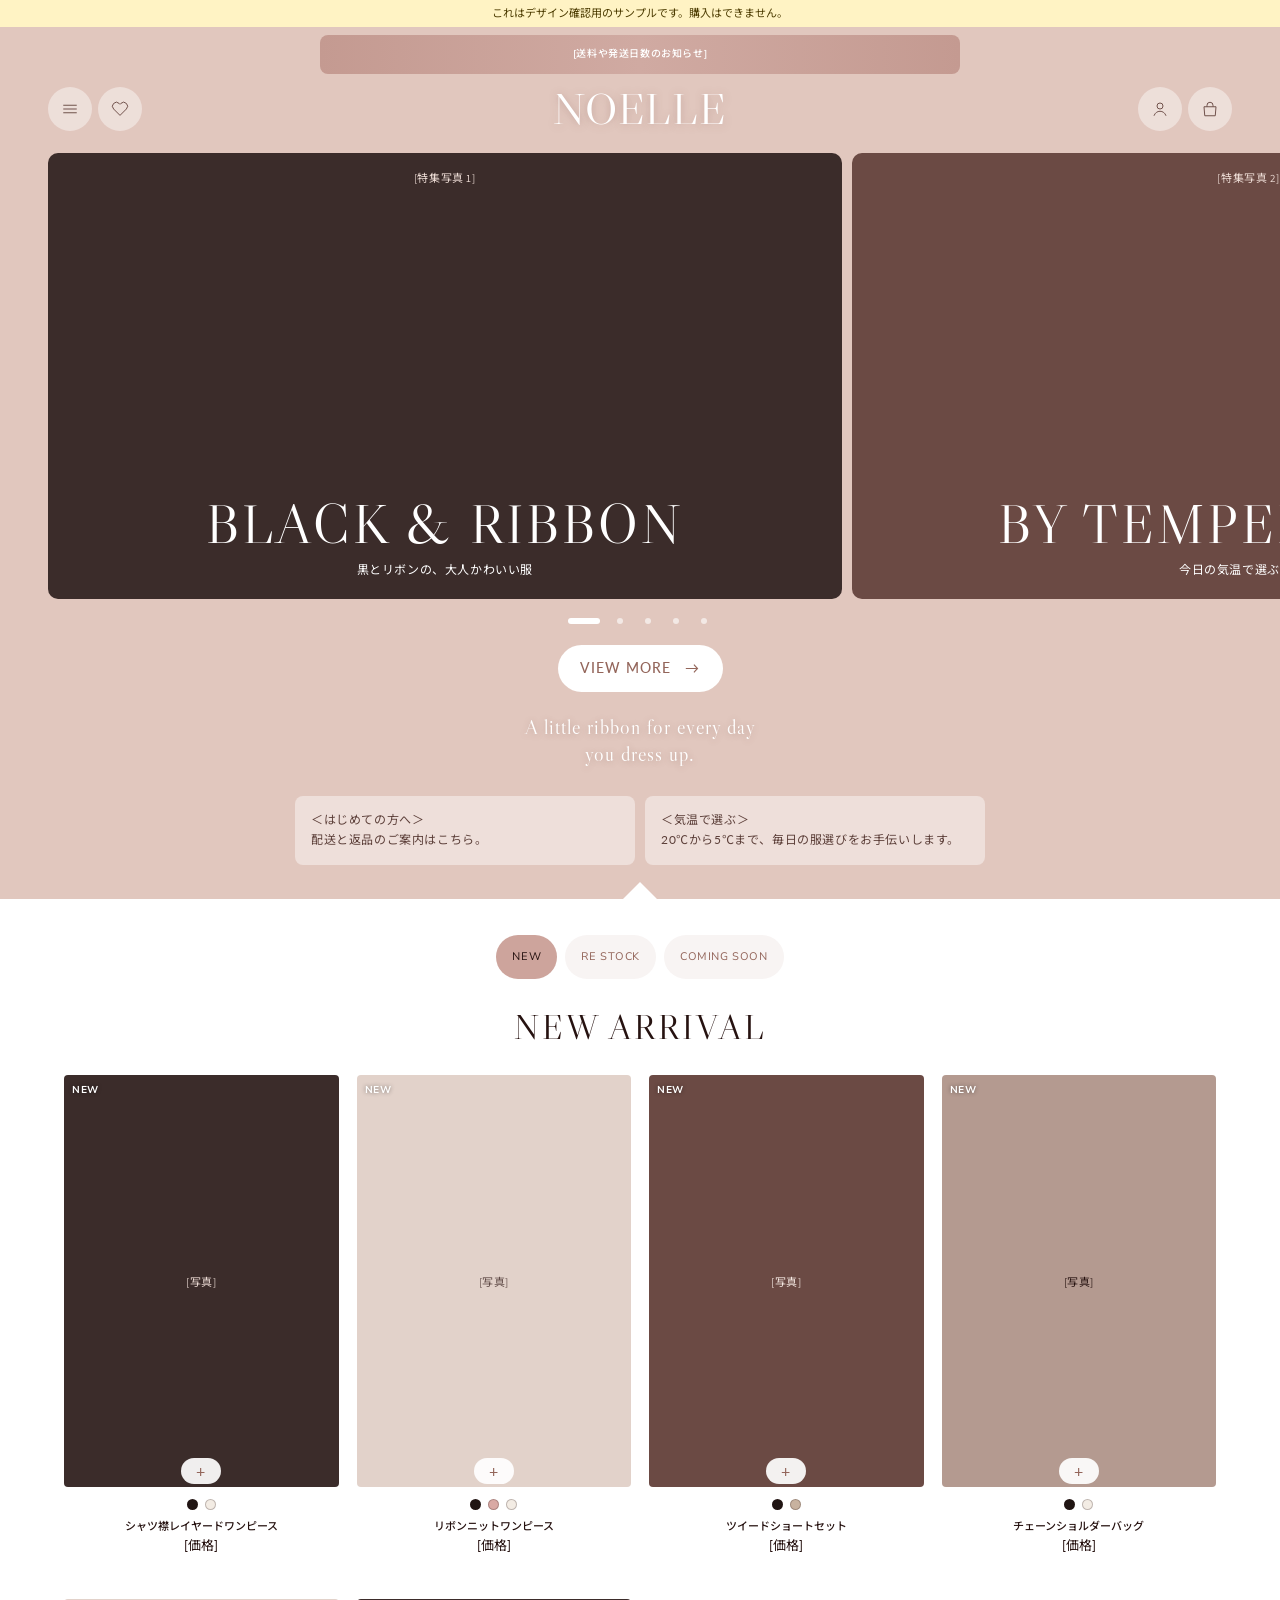
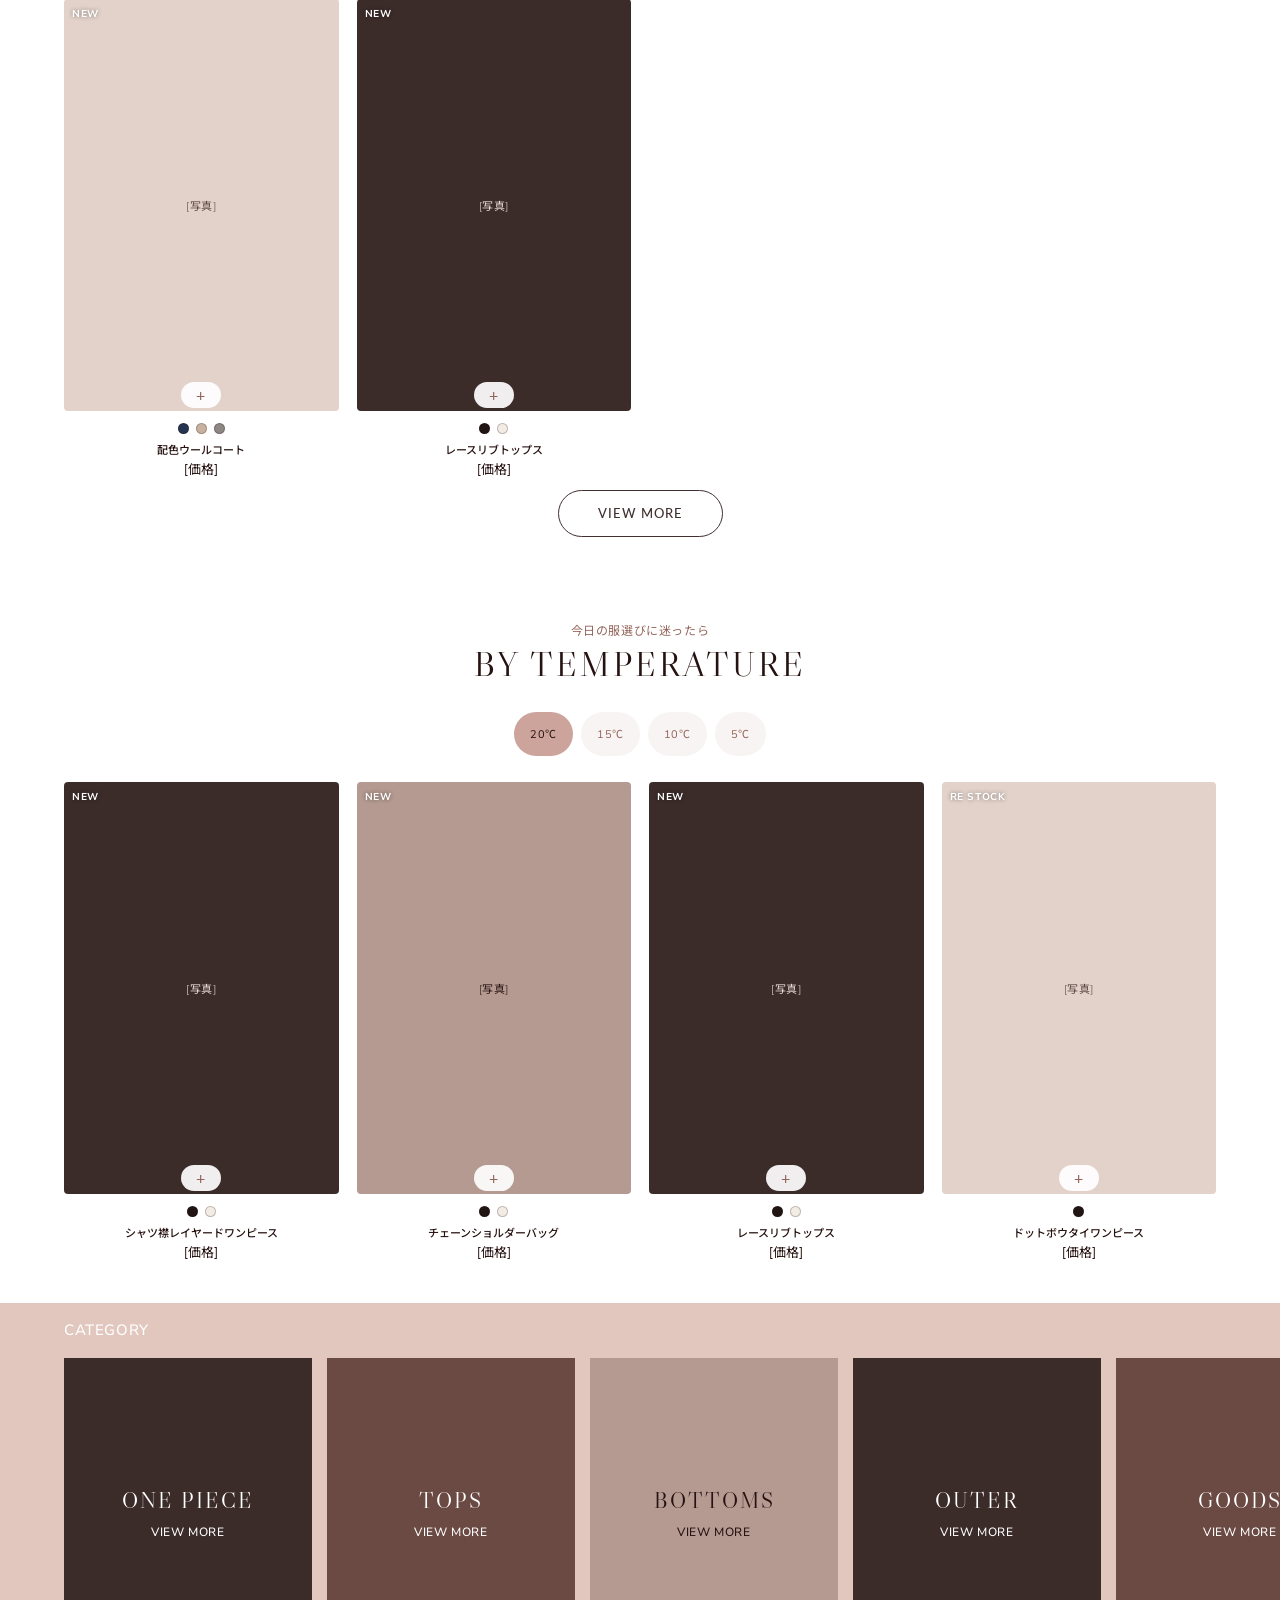
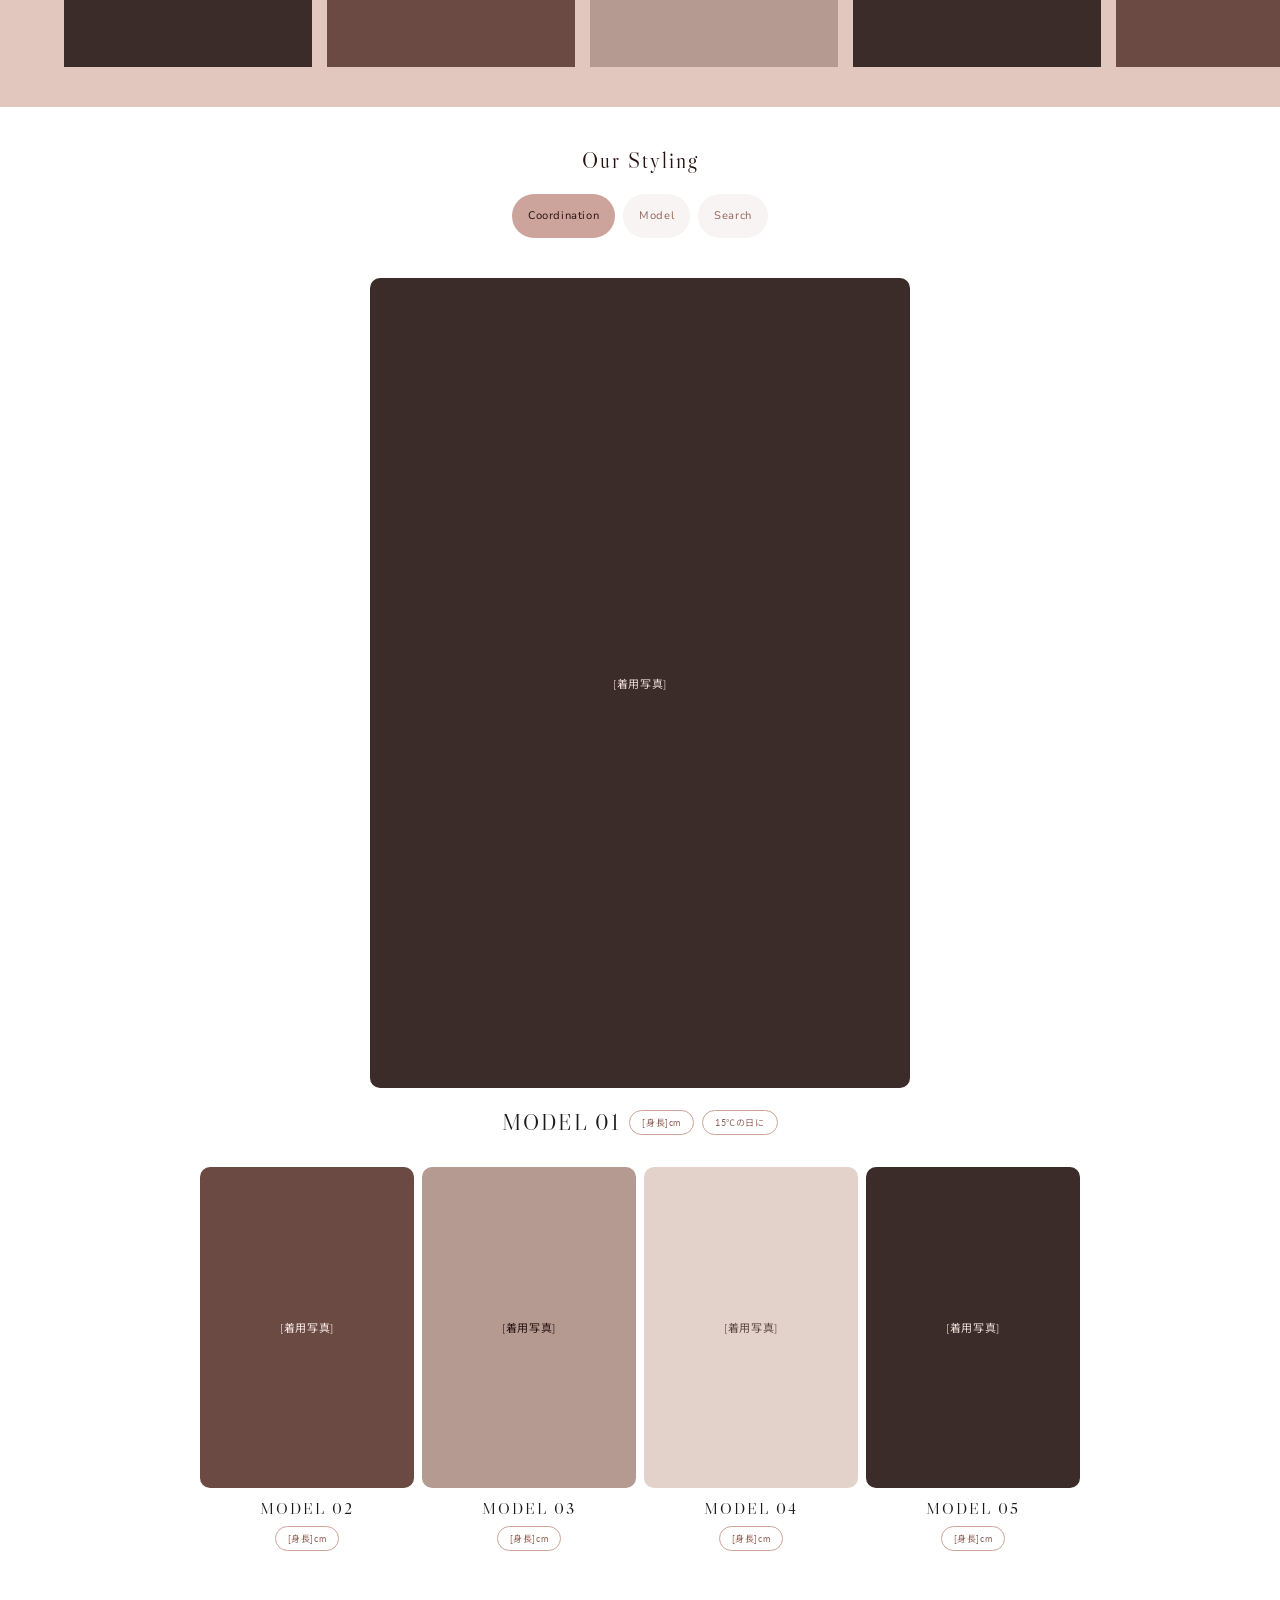
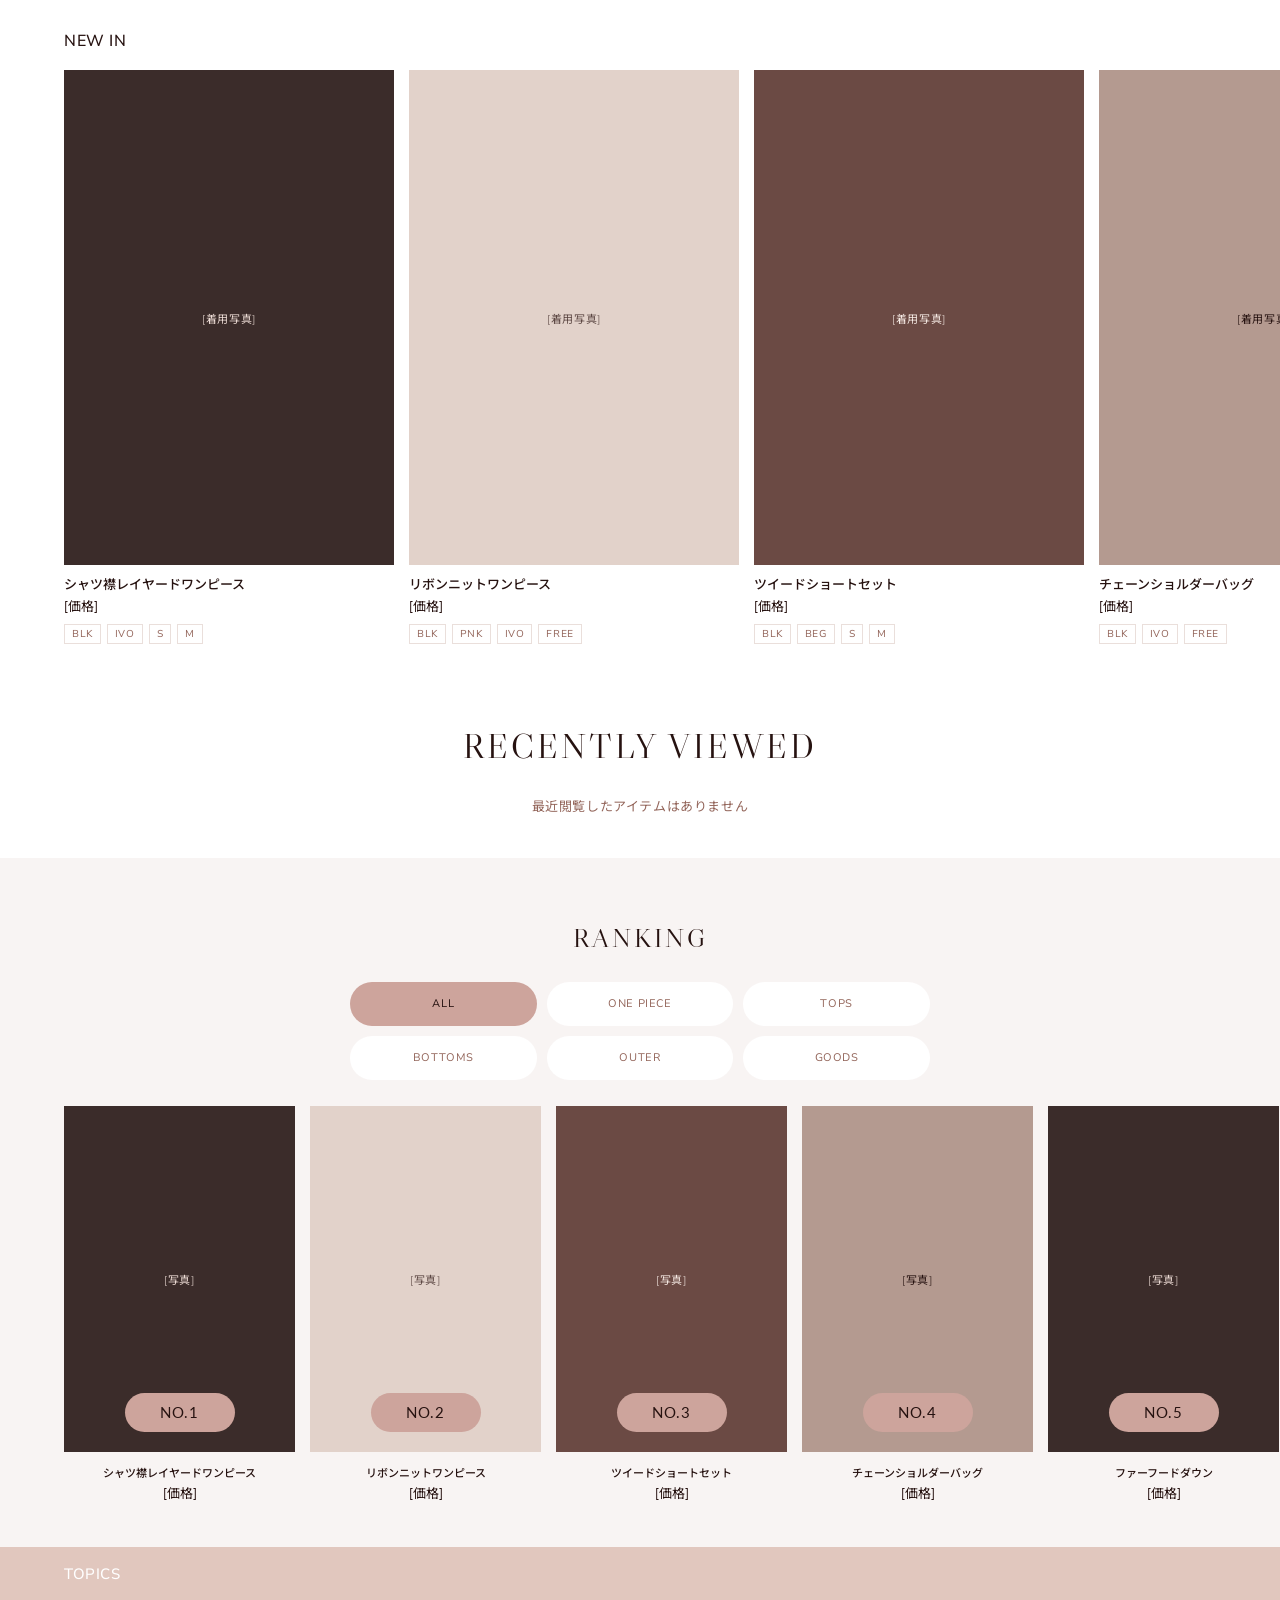
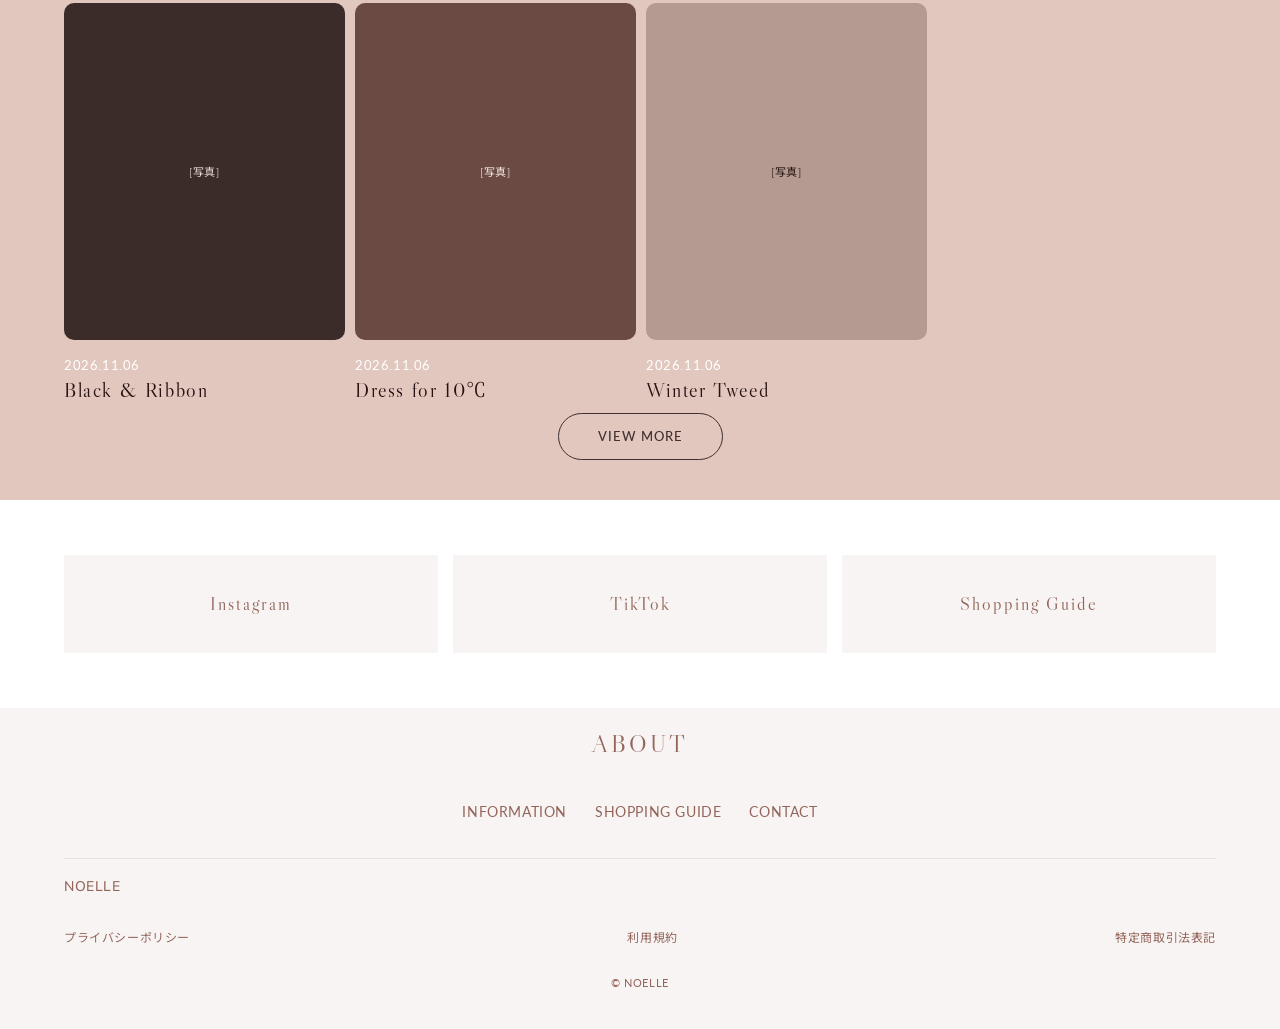
<file: index.html>
<!doctype html>
<html lang="ja">
<head>
<meta charset="utf-8">
<meta name="viewport" content="width=device-width, initial-scale=1">
<meta name="robots" content="noindex, nofollow">
<title>NOELLE サンプル</title>
<link rel="preconnect" href="https://fonts.googleapis.com">
<link rel="preconnect" href="https://fonts.gstatic.com" crossorigin>
<link href="https://fonts.googleapis.com/css2?family=Assistant:wght@400;500;700&amp;family=Lato:wght@300;400;700&amp;family=Libre+Caslon+Display&amp;family=Noto+Sans+JP:wght@400;500;700&amp;family=Noto+Serif+JP:wght@400&amp;family=Nunito+Sans:opsz,wght@6..12,400;6..12,500;6..12,700&amp;display=swap" rel="stylesheet">
<link rel="stylesheet" href="style.css?v=6">
</head>
<body>
<div class="sample">これはデザイン確認用のサンプルです。購入はできません。</div>
<a class="info" href="#" data-sample>[送料や発送日数のお知らせ]</a>
<header class="site-header">
  <div class="head-side">
    <button class="round" id="menu-open" type="button" aria-label="メニューを開く"><svg width="18" height="18" viewBox="0 0 24 24" fill="none" stroke="currentColor" stroke-width="1.3" aria-hidden="true"><path d="M3 7h18M3 12h18M3 17h18"/></svg></button>
    <button class="round" type="button" data-sample aria-label="お気に入りを開く"><svg width="18" height="18" viewBox="0 0 24 24" fill="none" stroke="currentColor" stroke-width="1.3" aria-hidden="true"><path d="M12 20.5 3.5 12a5.2 5.2 0 0 1 7.4-7.4L12 5.7l1.1-1.1a5.2 5.2 0 0 1 7.4 7.4L12 20.5Z"/></svg></button>
  </div>
  <a class="logo" href="index.html">NOELLE</a>
  <div class="head-side right">
    <button class="round" type="button" data-sample aria-label="ログイン"><svg width="18" height="18" viewBox="0 0 24 24" fill="none" stroke="currentColor" stroke-width="1.3" aria-hidden="true"><circle cx="12" cy="8" r="4"/><path d="M4 21c1.5-4 4.5-6 8-6s6.5 2 8 6"/></svg></button>
    <button class="round" type="button" data-sample aria-label="カートを開く"><svg width="18" height="18" viewBox="0 0 24 24" fill="none" stroke="currentColor" stroke-width="1.3" aria-hidden="true"><path d="M4 9h16l-1 12H5L4 9Z"/><path d="M8 9V7a4 4 0 0 1 8 0v2"/></svg></button>
  </div>
</header>
<div class="drawer-back" hidden></div>
<nav class="drawer" aria-label="メニュー" hidden>
  <button class="round" id="menu-close" type="button" aria-label="メニューを閉じる"><svg width="18" height="18" viewBox="0 0 24 24" fill="none" stroke="currentColor" stroke-width="1.3" aria-hidden="true"><path d="m5 5 14 14M19 5 5 19"/></svg></button>
  <a href="#new">NEW ARRIVAL</a>
  <a href="#temp">BY TEMPERATURE</a>
  <a href="#cats">CATEGORY</a>
  <a href="#styling">STYLING</a>
  <a href="#rank">RANKING</a>
  <a href="#topics">TOPICS</a>
</nav>

<main>
  <section class="slider" aria-label="特集">
    <a class="slide slide-1" href="#new"><span class="slide-note">[特集写真 1]</span><span class="slide-title">BLACK &amp; RIBBON</span><span class="slide-sub">黒とリボンの、大人かわいい服</span></a>
    <a class="slide slide-2" href="#temp"><span class="slide-note">[特集写真 2]</span><span class="slide-title">BY TEMPERATURE</span><span class="slide-sub">今日の気温で選ぶコーデ</span></a>
    <a class="slide slide-3" href="#styling"><span class="slide-note">[特集写真 3]</span><span class="slide-title">OUR STYLING</span><span class="slide-sub">モデルの着こなし</span></a>
    <a class="slide slide-4" href="#rank"><span class="slide-note">[特集写真 4]</span><span class="slide-title">BEST ITEMS</span><span class="slide-sub">人気のアイテム</span></a>
    <a class="slide slide-5" href="#topics"><span class="slide-note">[特集写真 5]</span><span class="slide-title">WINTER MOOD</span><span class="slide-sub">冬のコーデ特集</span></a>
  </section>
  <div class="dots" aria-label="特集を選ぶ">
    <button class="dot" type="button" aria-label="特集1"><span></span></button>
    <button class="dot" type="button" aria-label="特集2"><span></span></button>
    <button class="dot" type="button" aria-label="特集3"><span></span></button>
    <button class="dot" type="button" aria-label="特集4"><span></span></button>
    <button class="dot" type="button" aria-label="特集5"><span></span></button>
  </div>
  <a class="more-link" href="#new">VIEW MORE <span aria-hidden="true">→</span></a>
  <p class="message">A little ribbon for every day<br>you dress up.</p>

  <section class="news" aria-label="お知らせ">
    <a href="#" data-sample>＜はじめての方へ＞<br>配送と返品のご案内はこちら。</a>
    <a href="#" data-sample>＜気温で選ぶ＞<br>20℃から5℃まで、毎日の服選びをお手伝いします。</a>
  </section>

  <section class="white" id="new" aria-labelledby="new-title">
    <div class="tabs" id="new-tabs">
      <button class="tab" type="button" data-value="NEW">NEW</button>
      <button class="tab" type="button" data-value="RE STOCK">RE STOCK</button>
      <button class="tab" type="button" data-value="COMING SOON">COMING SOON</button>
    </div>
    <h2 class="heading" id="new-title">NEW ARRIVAL</h2>
    <div class="grid" id="new-grid"></div>
    <a class="more-link line" href="#rank">VIEW MORE</a>
  </section>

  <section class="plain" id="temp" aria-labelledby="temp-title">
    <p class="lead">今日の服選びに迷ったら</p>
    <h2 class="heading" id="temp-title">BY TEMPERATURE</h2>
    <div class="tabs" id="temp-tabs">
      <button class="tab" type="button" data-value="20℃">20℃</button>
      <button class="tab" type="button" data-value="15℃">15℃</button>
      <button class="tab" type="button" data-value="10℃">10℃</button>
      <button class="tab" type="button" data-value="5℃">5℃</button>
    </div>
    <div class="grid" id="temp-grid"></div>
  </section>

  <section class="rose" id="cats" aria-labelledby="cats-title">
    <h2 class="label white-text" id="cats-title">CATEGORY</h2>
    <div class="scroll">
      <a class="cat dark" href="#rank" data-cat="ONE PIECE"><strong>ONE PIECE</strong><span>VIEW MORE</span></a>
      <a class="cat deep" href="#rank" data-cat="TOPS"><strong>TOPS</strong><span>VIEW MORE</span></a>
      <a class="cat mid" href="#rank" data-cat="BOTTOMS"><strong>BOTTOMS</strong><span>VIEW MORE</span></a>
      <a class="cat dark" href="#rank" data-cat="OUTER"><strong>OUTER</strong><span>VIEW MORE</span></a>
      <a class="cat deep" href="#rank" data-cat="GOODS"><strong>GOODS</strong><span>VIEW MORE</span></a>
    </div>
  </section>

  <section class="plain" id="styling" aria-labelledby="styling-title">
    <h2 class="heading small" id="styling-title">Our Styling</h2>
    <div class="tabs staff-tabs">
      <button class="tab" type="button" aria-pressed="true">Coordination</button>
      <button class="tab" type="button" data-sample>Model</button>
      <button class="tab" type="button" data-sample>Search</button>
    </div>
    <a class="staff-main" href="#new">
      <div class="photo dark">[着用写真]</div>
      <div class="staff-row"><span class="staff-title">MODEL 01</span><span class="chip">[身長]cm</span><span class="chip">15℃の日に</span></div>
    </a>
    <div class="staff-grid">
      <a href="#new"><div class="photo deep">[着用写真]</div><div class="staff-title small">MODEL 02</div><div class="chips"><span class="chip">[身長]cm</span></div></a>
      <a href="#new"><div class="photo mid">[着用写真]</div><div class="staff-title small">MODEL 03</div><div class="chips"><span class="chip">[身長]cm</span></div></a>
      <a href="#new"><div class="photo pale">[着用写真]</div><div class="staff-title small">MODEL 04</div><div class="chips"><span class="chip">[身長]cm</span></div></a>
      <a href="#new"><div class="photo dark">[着用写真]</div><div class="staff-title small">MODEL 05</div><div class="chips"><span class="chip">[身長]cm</span></div></a>
    </div>
  </section>

  <section class="plain" aria-labelledby="newin-title">
    <h2 class="label" id="newin-title">NEW IN</h2>
    <div class="scroll" id="newin-list"></div>
  </section>

  <section class="plain" aria-labelledby="recent-title">
    <h2 class="heading" id="recent-title">RECENTLY VIEWED</h2>
    <div id="recent"><p class="empty">最近閲覧したアイテムはありません</p></div>
  </section>

  <section class="soft" id="rank" aria-labelledby="rank-title">
    <h2 class="heading" id="rank-title" style="font-size:26px">RANKING</h2>
    <div class="tabs grid3" id="rank-tabs">
      <button class="tab" type="button" data-value="ALL">ALL</button>
      <button class="tab" type="button" data-value="ONE PIECE">ONE PIECE</button>
      <button class="tab" type="button" data-value="TOPS">TOPS</button>
      <button class="tab" type="button" data-value="BOTTOMS">BOTTOMS</button>
      <button class="tab" type="button" data-value="OUTER">OUTER</button>
      <button class="tab" type="button" data-value="GOODS">GOODS</button>
    </div>
    <div class="scroll" id="rank-list"></div>
  </section>

  <section class="rose" id="topics" aria-labelledby="topics-title">
    <h2 class="label white-text" id="topics-title">TOPICS</h2>
    <div class="topics">
      <a class="topic" href="#" data-sample><div class="photo dark">[写真]</div><div class="date">2026.11.06</div><h3 class="topic-title">Black &amp; Ribbon</h3></a>
      <a class="topic" href="#" data-sample><div class="photo deep">[写真]</div><div class="date">2026.11.06</div><h3 class="topic-title">Dress for 10℃</h3></a>
      <a class="topic" href="#" data-sample><div class="photo mid">[写真]</div><div class="date">2026.11.06</div><h3 class="topic-title">Winter Tweed</h3></a>
    </div>
    <a class="more-link line" href="#" data-sample>VIEW MORE</a>
  </section>

  <section class="banners" aria-label="バナー">
    <a class="banner" href="#" data-sample>Instagram</a>
    <a class="banner" href="#" data-sample>TikTok</a>
    <a class="banner" href="#" data-sample>Shopping Guide</a>
  </section>
</main>

<footer class="foot">
  <h2>ABOUT</h2>
  <nav class="foot-links" aria-label="ご案内">
    <a href="#" data-sample>INFORMATION</a>
    <a href="#" data-sample>SHOPPING GUIDE</a>
    <a href="#" data-sample>CONTACT</a>
  </nav>
  <div class="foot-brand">NOELLE</div>
  <nav class="legal" aria-label="規約">
    <a href="#" data-sample>プライバシーポリシー</a>
    <a href="#" data-sample>利用規約</a>
    <a href="#" data-sample>特定商取引法表記</a>
  </nav>
  <p class="copy">© NOELLE</p>
</footer>
<script src="app.js?v=5"></script>
</body>
</html>
</file>
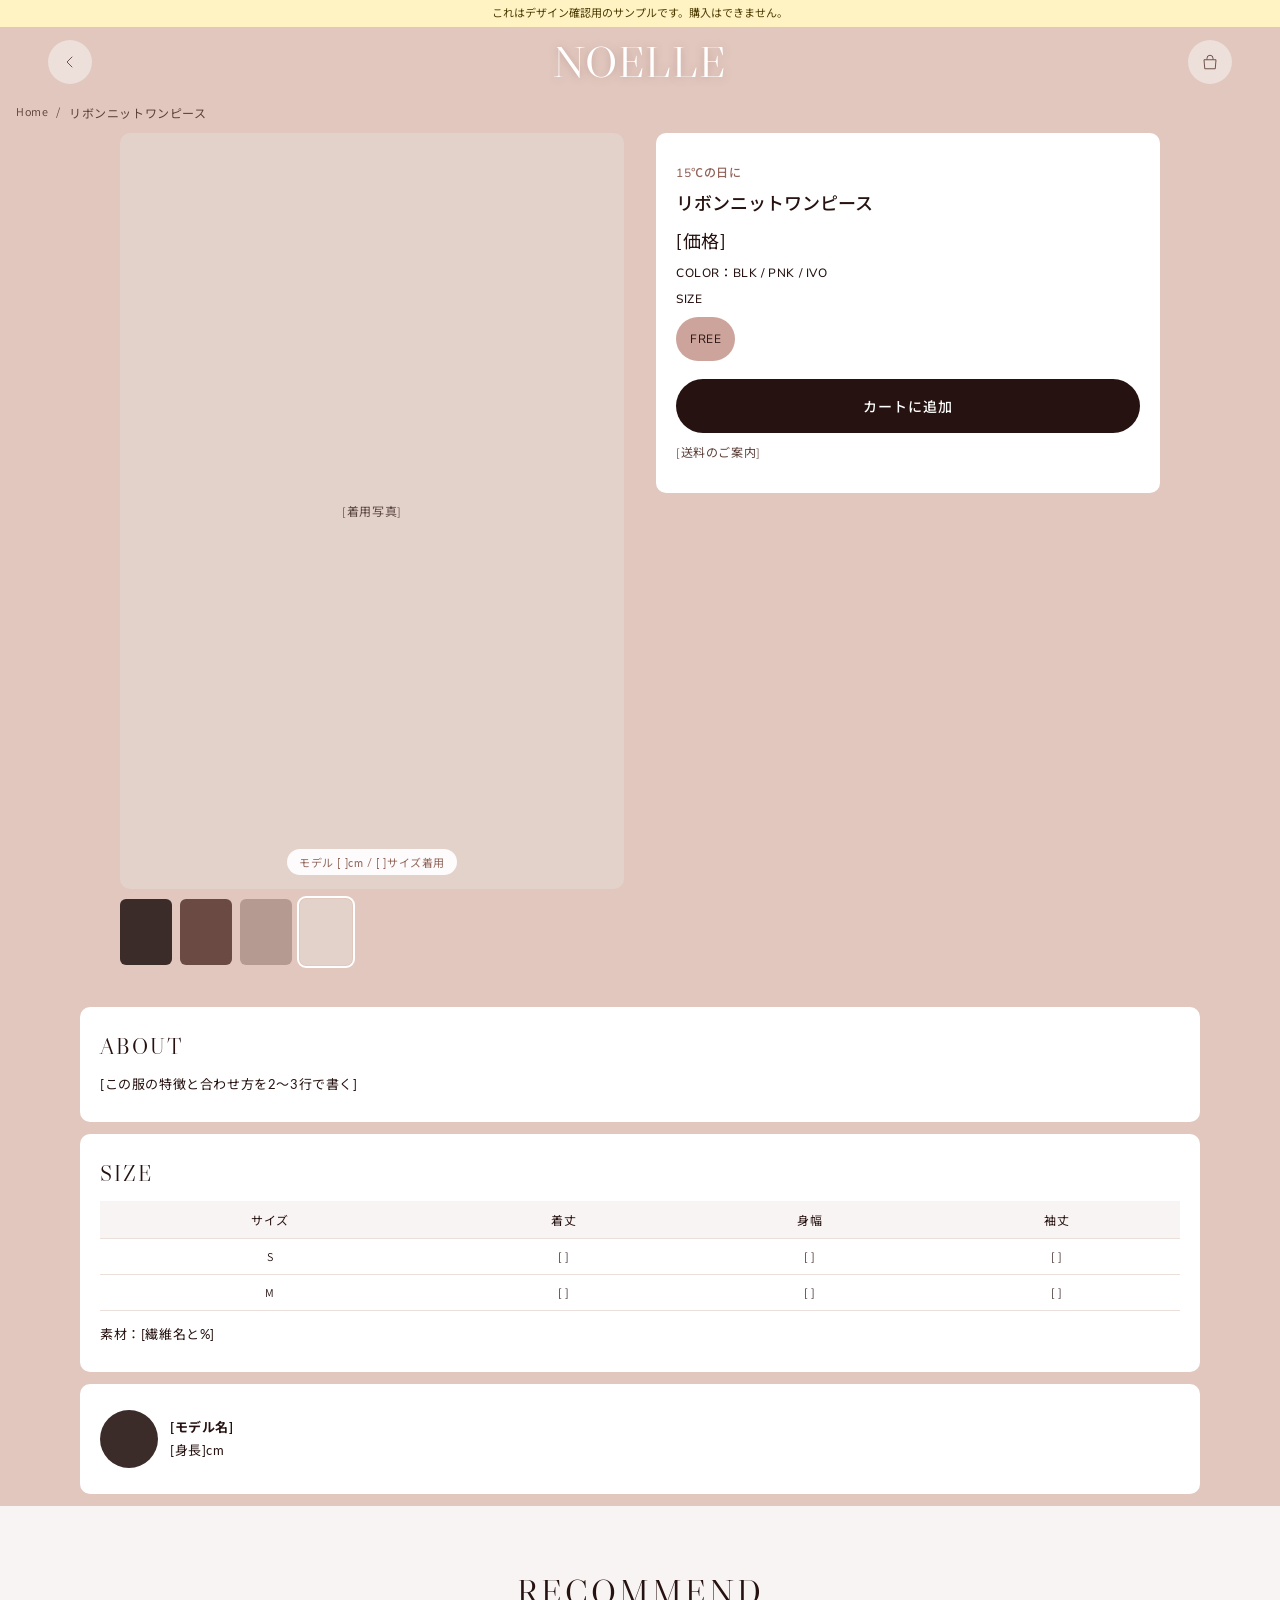
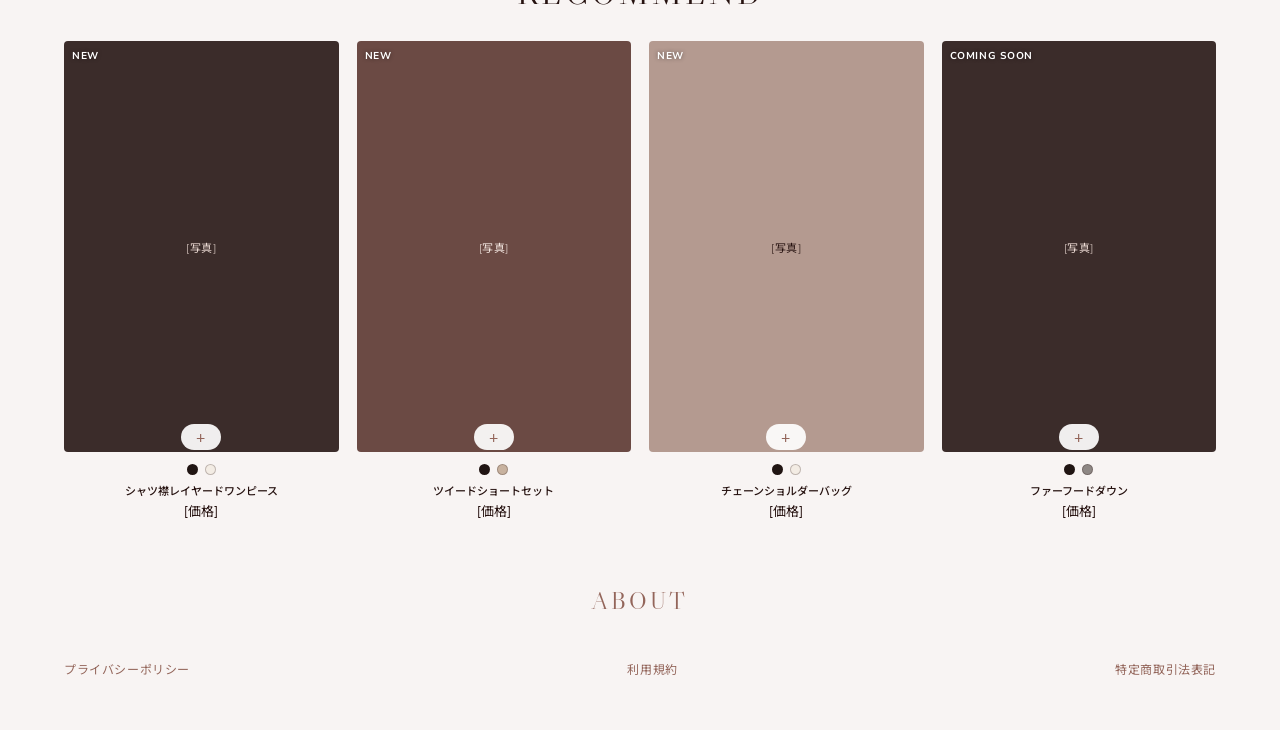
<file: product.html>
<!doctype html>
<html lang="ja">
<head>
<meta charset="utf-8">
<meta name="viewport" content="width=device-width, initial-scale=1">
<meta name="robots" content="noindex, nofollow">
<title>NOELLE サンプル</title>
<link rel="preconnect" href="https://fonts.googleapis.com">
<link rel="preconnect" href="https://fonts.gstatic.com" crossorigin>
<link href="https://fonts.googleapis.com/css2?family=Assistant:wght@400;500;700&amp;family=Lato:wght@300;400;700&amp;family=Libre+Caslon+Display&amp;family=Noto+Sans+JP:wght@400;500;700&amp;family=Noto+Serif+JP:wght@400&amp;family=Nunito+Sans:opsz,wght@6..12,400;6..12,500;6..12,700&amp;display=swap" rel="stylesheet">
<link rel="stylesheet" href="style.css?v=6">
</head>
<body>
<div class="sample">これはデザイン確認用のサンプルです。購入はできません。</div>
<header class="site-header">
  <div class="head-side">
    <a class="round" href="index.html" aria-label="トップページに戻る"><svg width="18" height="18" viewBox="0 0 24 24" fill="none" stroke="currentColor" stroke-width="1.3" aria-hidden="true"><path d="m15 5-7 7 7 7"/></svg></a>
  </div>
  <a class="logo" href="index.html">NOELLE</a>
  <div class="head-side right">
    <button class="round" type="button" data-sample aria-label="カートを開く"><svg width="18" height="18" viewBox="0 0 24 24" fill="none" stroke="currentColor" stroke-width="1.3" aria-hidden="true"><path d="M4 9h16l-1 12H5L4 9Z"/><path d="M8 9V7a4 4 0 0 1 8 0v2"/></svg><span class="count" hidden>0</span></button>
  </div>
</header>
<nav class="crumbs" aria-label="パンくず"><a href="index.html">Home</a><span>/</span><span id="crumb-name"></span></nav>

<main>
  <div class="buy">
    <div class="gallery">
      <div class="main" id="main-photo">[着用写真]<div class="fit">モデル [ ]cm / [ ]サイズ着用</div></div>
      <div class="thumbs" aria-label="写真を選ぶ">
        <button class="thumb dark" type="button" data-tone="dark" aria-label="写真1" aria-pressed="false"></button>
        <button class="thumb deep" type="button" data-tone="deep" aria-label="写真2" aria-pressed="false"></button>
        <button class="thumb mid" type="button" data-tone="mid" aria-label="写真3" aria-pressed="false"></button>
        <button class="thumb pale" type="button" data-tone="pale" aria-label="写真4" aria-pressed="false"></button>
      </div>
    </div>
    <section class="item">
      <a class="item-tag" href="index.html#temp" id="item-tag"></a>
      <h1 id="item-name"></h1>
      <div class="big-price">[価格]</div>
      <div class="opt-label">COLOR：<span id="item-color"></span></div>
      <div class="opt-label">SIZE</div>
      <div class="opts"></div>
      <button class="cart-btn" type="button">カートに追加</button>
      <p class="note">[送料のご案内]</p>
    </section>
  </div>

  <section class="panel" aria-labelledby="about-title">
    <h2 class="h-sm" id="about-title">ABOUT</h2>
    <p>[この服の特徴と合わせ方を2〜3行で書く]</p>
  </section>

  <section class="panel" aria-labelledby="size-title">
    <h2 class="h-sm" id="size-title">SIZE</h2>
    <table class="size-table">
      <thead><tr><th>サイズ</th><th>着丈</th><th>身幅</th><th>袖丈</th></tr></thead>
      <tbody>
        <tr><td>S</td><td>[ ]</td><td>[ ]</td><td>[ ]</td></tr>
        <tr><td>M</td><td>[ ]</td><td>[ ]</td><td>[ ]</td></tr>
      </tbody>
    </table>
    <p style="margin-top:12px">素材：[繊維名と%]</p>
  </section>

  <section class="panel model-card" aria-label="モデル情報"><div class="avatar"></div><div><b>[モデル名]</b><br>[身長]cm</div></section>

  <section class="soft" aria-labelledby="more-title">
    <h2 class="heading" id="more-title">RECOMMEND</h2>
    <div class="grid" id="more-grid"></div>
  </section>
</main>

<footer class="foot">
  <h2>ABOUT</h2>
  <nav class="legal" aria-label="規約">
    <a href="#" data-sample>プライバシーポリシー</a>
    <a href="#" data-sample>利用規約</a>
    <a href="#" data-sample>特定商取引法表記</a>
  </nav>
</footer>
<script src="app.js?v=5"></script>
</body>
</html>
</file>
<file: style.css>
/* NOELLE デザイン確認用サンプル */
:root {
  --rose: #e1c7be;
  --rose-deep: #cda49c;
  --rose-text: #93655a;
  --paper: #fff;
  --soft: #f8f4f3;
  --ink: #261210;
  --body: #403030;
  --line: #eadfdb;
  --serif: "Libre Caslon Display", "Noto Serif JP", Georgia, serif;
  --avenir: "Nunito Sans", "Noto Sans JP", sans-serif;
  --lato: "Lato", "Noto Sans JP", sans-serif;
  --assistant: "Assistant", "Noto Sans JP", sans-serif;
  color-scheme: light;
}
* { box-sizing: border-box; }
html { -webkit-text-size-adjust: 100%; }
body { margin: 0; background: var(--rose); color: var(--body); font: 400 15px/1.8 var(--lato); letter-spacing: .6px; }
a { color: inherit; text-decoration: none; }
button { font: inherit; color: inherit; letter-spacing: inherit; background: none; border: 0; padding: 0; cursor: pointer; }
h1, h2, h3, p { margin: 0; font-weight: 400; }
svg { display: block; }
[id] { scroll-margin-top: 84px; }
:focus-visible { outline: 2px solid var(--ink); outline-offset: 2px; }

.sample { padding: 5px 12px; background: #fff3c4; color: #4c3b00; text-align: center; font: 11px/1.5 var(--assistant); letter-spacing: 0; }
.info { margin: 8px 10px 0; min-height: 39px; padding: 6px 12px; display: flex; align-items: center; justify-content: center; border-radius: 8px; background: linear-gradient(90deg, #c49a91, #d0aaa2 50%, #c49a91); color: #fff; text-align: center; font: 500 10px/1.4 var(--avenir); }

.site-header { position: sticky; top: 0; z-index: 20; height: 71px; padding: 0 10px; display: grid; grid-template-columns: 1fr auto 1fr; gap: 4px; align-items: center; background: rgba(225, 199, 190, .92); }
.head-side { display: flex; gap: 6px; align-items: center; }
.head-side.right { justify-content: flex-end; }
.round { position: relative; width: 44px; height: 44px; flex: none; display: flex; align-items: center; justify-content: center; border-radius: 50%; background: rgba(255, 255, 255, .42); color: #6d4f48; }
.logo { color: #fff; font: 400 clamp(29px, 9.4vw, 38px)/1 var(--serif); letter-spacing: .02em; white-space: nowrap; text-shadow: 0 1px 8px rgba(130, 90, 80, .35); }
.count { position: absolute; top: -2px; right: -2px; min-width: 18px; height: 18px; padding: 0 4px; border-radius: 9px; background: var(--ink); color: #fff; font: 11px/18px var(--assistant); letter-spacing: 0; text-align: center; }

.drawer-back { position: fixed; inset: 0; z-index: 40; background: rgba(38, 18, 16, .4); }
.drawer { position: fixed; top: 0; left: 0; bottom: 0; z-index: 41; width: min(320px, 86vw); padding: 14px 20px; overflow-y: auto; background: var(--soft); }
.drawer .round { margin-left: auto; background: var(--rose); }
.drawer a { min-height: 50px; display: flex; align-items: center; border-bottom: 1px solid var(--line); color: var(--rose-text); font: 400 20px var(--serif); letter-spacing: 2px; }

.slider { display: flex; gap: 10px; padding: 8px 10px 0; overflow-x: auto; scroll-snap-type: x mandatory; scrollbar-width: none; }
.slider::-webkit-scrollbar, .scroll::-webkit-scrollbar, .tabs::-webkit-scrollbar { display: none; }
.slide { position: relative; flex: 0 0 100%; aspect-ratio: 4 / 5; padding: 22px; display: flex; flex-direction: column; justify-content: flex-end; align-items: center; border-radius: 10px; overflow: hidden; color: #fff; text-align: center; scroll-snap-align: center; }
.slide-1 { background: #3b2c2a; }
.slide-2 { background: #6b4a44; }
.slide-3 { background: #2b2024; }
.slide-4 { background: #8a6a60; }
.slide-5 { background: #4a3431; }
.slide-note { position: absolute; top: 16px; left: 0; right: 0; color: #eeddd6; font: 11px var(--assistant); }
.slide-title { font: 400 36px/1.1 var(--serif); letter-spacing: 3px; }
.slide-sub { margin-top: 6px; font: 12px var(--assistant); }
.dots { margin: 8px 0 2px; display: flex; justify-content: center; }
.dot { width: 28px; height: 28px; display: flex; align-items: center; justify-content: center; }
.dot span { width: 6px; height: 6px; border-radius: 3px; background: rgba(255, 255, 255, .6); }
.dot[aria-pressed="true"] { width: 44px; }
.dot[aria-pressed="true"] span { width: 32px; background: #fff; }
.more-link { width: fit-content; min-width: 165px; min-height: 47px; margin: 10px auto 0; padding: 0 20px; display: flex; align-items: center; justify-content: center; gap: 14px; border-radius: 50px; background: var(--paper); color: var(--rose-text); font: 500 14px/1 var(--lato); letter-spacing: 1px; }
.more-link.line { background: none; border: 1px solid var(--body); color: var(--body); font-size: 13px; }
.message { padding: 22px 24px 28px; color: #fff; text-align: center; font: 400 20px/1.35 var(--serif); letter-spacing: 1px; text-shadow: 0 1px 6px rgba(130, 90, 80, .35); }
.news { padding: 0 10px 34px; display: flex; gap: 10px; overflow-x: auto; scrollbar-width: none; }
.news::-webkit-scrollbar { display: none; }
.news a { flex: 0 0 min(86%, 340px); padding: 14px 16px; border-radius: 8px; background: rgba(255, 255, 255, .42); color: #5c3f39; font: 400 12px/1.7 var(--lato); }

.white { position: relative; padding: 36px 0 44px; background: var(--paper); }
.white::before { content: ""; position: absolute; top: -12px; left: 50%; width: 24px; height: 24px; transform: translateX(-50%) rotate(45deg); background: var(--paper); border-radius: 0 0 4px 0; }
.soft { padding: 64px 0 44px; background: var(--soft); }
.rose { padding: 18px 0 40px; background: var(--rose); }
.plain { padding: 40px 0; background: var(--paper); }
.heading { margin: 0 0 26px; color: var(--ink); text-align: center; font: 400 28px/1.3 var(--serif); letter-spacing: 3px; }
.heading.small { margin-bottom: 18px; font-size: 22px; letter-spacing: 2px; }
.label { margin: 0 30px 18px; color: var(--ink); font: 500 16px/1.3 var(--avenir); }
.label.white-text { color: #fff; font-size: 15px; }
.lead { margin-bottom: 4px; color: var(--rose-text); text-align: center; font: 12px var(--assistant); }
.tabs { padding: 0 16px; margin-bottom: 26px; display: flex; justify-content: center; gap: 8px; }
.tabs.grid3 { padding: 0 30px; display: grid; grid-template-columns: repeat(3, minmax(0, 1fr)); gap: 10px; }
.tab { flex: 0 1 auto; min-height: 44px; padding: 0 16px; border-radius: 50px; background: var(--soft); color: var(--rose-text); font: 400 11px/1 var(--avenir); letter-spacing: .6px; }
.soft .tab { background: var(--paper); }
.tab[aria-pressed="true"] { background: var(--rose-deep); color: var(--ink); }

.grid { padding: 0 15px; display: grid; grid-template-columns: repeat(2, minmax(0, 1fr)); gap: 30px 10px; }
.card { position: relative; min-width: 0; text-align: center; }
.card-link { display: block; }
.photo { position: relative; aspect-ratio: 2 / 3; display: flex; align-items: center; justify-content: center; overflow: hidden; font: 11px var(--assistant); }
.grid .photo { border-radius: 4px; }
.tag { position: absolute; top: 8px; left: 8px; color: #fff; font: 700 10px var(--avenir); text-shadow: 0 0 4px rgba(0, 0, 0, .45); }
.dark { background: #3b2c2a; color: #eeddd6; }
.mid { background: #b49a90; color: #261210; }
.pale { background: #e2d2ca; color: #5c4743; }
.deep { background: #6b4a44; color: #f7ebe5; }
.colors { margin-top: 12px; display: flex; justify-content: center; gap: 7px; }
.colors i { width: 11px; height: 11px; display: block; border-radius: 50%; border: 1px solid rgba(38, 18, 16, .25); }
.name { margin-top: 9px; color: var(--ink); font: 500 11px/1.3 var(--assistant); letter-spacing: normal; }
.price { margin-top: 3px; color: var(--ink); font: 400 13px/1.5 var(--lato); letter-spacing: normal; }
.quick { position: absolute; left: 50%; top: 0; width: 44px; height: 44px; margin-left: -22px; display: flex; align-items: center; justify-content: center; }
.quick span { width: 40px; height: 26px; display: flex; align-items: center; justify-content: center; border-radius: 13px; background: rgba(255, 255, 255, .92); color: var(--rose-text); font: 400 16px/1 var(--lato); }
.empty { padding: 0 20px; color: var(--rose-text); text-align: center; font-size: 13px; }

.scroll { padding: 0 30px; display: flex; gap: 15px; overflow-x: auto; scroll-snap-type: x proximity; scrollbar-width: none; }
.cat { position: relative; flex: 0 0 248px; height: 309px; display: flex; flex-direction: column; align-items: center; justify-content: center; color: #fff; scroll-snap-align: center; }
.cat strong { font: 400 22px/40px var(--serif); letter-spacing: 2px; }
.cat span { font: 500 12px/23px var(--avenir); }
.cat.mid { color: var(--ink); }

.staff-tabs { margin-bottom: 40px; }
.staff-main { padding: 0 10px; display: block; text-align: center; }
.staff-main .photo { aspect-ratio: 2 / 3; border-radius: 10px; }
.staff-title { color: #1b1b1b; font: 400 22px/1.5 var(--serif); letter-spacing: 2px; }
.staff-title.small { margin-top: 8px; font-size: 16px; }
.chips { display: inline-flex; flex-wrap: wrap; justify-content: center; align-items: center; gap: 6px; margin-top: 6px; }
.chip { padding: 5px 12px; border: 1px solid var(--rose-deep); border-radius: 9999px; background: var(--paper); color: var(--rose-text); font: 9px/1.5 var(--lato); }
.staff-row { margin-top: 18px; display: flex; align-items: center; justify-content: center; gap: 8px; flex-wrap: wrap; }
.staff-grid { margin-top: 28px; padding: 0 10px; display: grid; grid-template-columns: repeat(2, minmax(0, 1fr)); gap: 26px 8px; text-align: center; }
.staff-grid .photo { border-radius: 10px; }

.newin-card { flex: 0 0 min(330px, 84vw); scroll-snap-align: center; }
.newin-card .name { margin-top: 12px; font-size: 13px; text-align: left; }
.newin-card .price { text-align: left; }
.codes { margin-top: 8px; display: flex; flex-wrap: wrap; gap: 6px; color: var(--rose-text); font: 10px/1.4 var(--avenir); }
.codes span { padding: 2px 7px; border: 1px solid var(--line); }

.rank-card { flex: 0 0 231px; text-align: center; scroll-snap-align: center; }
.rank-no { position: absolute; left: 50%; bottom: 20px; min-width: 110px; height: 39px; transform: translateX(-50%); display: flex; align-items: center; justify-content: center; border-radius: 50px; background: var(--rose-deep); color: var(--ink); font: 400 15px/1 var(--lato); }
.rank-card .name { margin-top: 14px; }

.topics { padding: 0 30px; display: flex; gap: 10px; overflow-x: auto; scroll-snap-type: x proximity; scrollbar-width: none; }
.topics::-webkit-scrollbar { display: none; }
.topic { flex: 0 0 281px; scroll-snap-align: center; }
.topic .photo { aspect-ratio: 281 / 337; border-radius: 10px; }
.date { margin-top: 14px; color: #fff; font: 13px/1.8 var(--lato); }
.topic-title { color: var(--ink); font: 400 20px/1.3 var(--serif); letter-spacing: 1.6px; }

.banners { padding: 55px 55px; display: flex; flex-direction: column; gap: 15px; background: var(--paper); }
.banner { height: 98px; display: flex; align-items: center; justify-content: center; background: var(--soft); color: var(--rose-text); font: 400 18px var(--serif); letter-spacing: 2px; }

.foot { padding: 20px 20px 40px; background: var(--soft); }
.foot h2 { margin-bottom: 30px; color: var(--rose-text); text-align: center; font: 400 24px/1.3 var(--serif); letter-spacing: 3px; }
.foot-links a { min-height: 45px; display: flex; align-items: center; color: var(--rose-text); font: 400 14px var(--lato); }
.foot-brand { margin-top: 24px; padding-top: 18px; border-top: 1px solid var(--line); color: var(--rose-text); font: 500 14px var(--avenir); }
.legal { margin-top: 18px; display: flex; flex-wrap: wrap; justify-content: space-between; gap: 0 12px; }
.legal a { min-height: 44px; display: flex; align-items: center; color: var(--rose-text); font: 400 12px var(--lato); }
.copy { margin-top: 18px; color: var(--rose-text); text-align: center; font: 11px var(--lato); }

.crumbs { padding: 6px 16px 12px; display: flex; flex-wrap: wrap; gap: 4px 8px; color: #5c3f39; font: 12px var(--assistant); }
.buy { display: block; }
.gallery { padding: 0 10px; }
.main { position: relative; aspect-ratio: 2 / 3; display: flex; align-items: center; justify-content: center; border-radius: 10px; overflow: hidden; font: 12px var(--assistant); }
.fit { position: absolute; left: 50%; bottom: 14px; transform: translateX(-50%); padding: 5px 12px; border-radius: 50px; background: rgba(255, 255, 255, .92); color: var(--rose-text); font: 11px var(--lato); white-space: nowrap; }
.thumbs { padding: 10px 0; display: flex; gap: 8px; overflow-x: auto; }
.thumb { flex: none; width: 52px; height: 66px; border-radius: 6px; }
.thumb[aria-pressed="true"] { outline: 2px solid #fff; outline-offset: 1px; }
.item { margin-top: 18px; padding: 30px 20px; display: flex; flex-direction: column; gap: 10px; background: var(--paper); color: var(--ink); }
.item-tag { color: var(--rose-text); font: 500 12px var(--avenir); }
.item h1 { font: 500 18px/1.45 var(--assistant); letter-spacing: normal; }
.big-price { font: 400 18px var(--lato); }
.opt-label { font: 500 12px var(--avenir); }
.opts { display: flex; flex-wrap: wrap; gap: 8px; }
.size { min-width: 54px; min-height: 44px; padding: 0 14px; border-radius: 50px; background: var(--soft); color: var(--rose-text); font: 12px var(--avenir); }
.size[aria-pressed="true"] { background: var(--rose-deep); color: var(--ink); }
.cart-btn { width: 100%; min-height: 54px; margin-top: 8px; border-radius: 50px; background: var(--ink); color: #fff; font: 500 14px var(--lato); letter-spacing: 1px; }
.note { font: 12px/1.7 var(--assistant); color: #5c3f39; }
.panel { padding: 26px 20px; background: var(--paper); border-top: 1px solid var(--line); color: var(--ink); font-size: 13px; }
.h-sm { margin-bottom: 12px; color: var(--ink); font: 400 22px/1.3 var(--serif); letter-spacing: 2px; }
.size-table { width: 100%; border-collapse: collapse; text-align: center; font: 12px var(--assistant); }
.size-table th, .size-table td { padding: 10px 4px; border-bottom: 1px solid var(--line); font-weight: 400; }
.size-table th { background: var(--soft); }
.model-card { display: flex; align-items: center; gap: 12px; }
.avatar { flex: none; width: 58px; height: 58px; border-radius: 50%; background: #3b2c2a; }

.toast { position: fixed; left: 50%; bottom: 20px; z-index: 50; width: max-content; max-width: calc(100vw - 32px); padding: 10px 16px; transform: translateX(-50%); background: var(--ink); color: #fff; border-radius: 22px; font: 13px var(--assistant); text-align: center; }

@media (max-width: 359px) {
  .head-side:not(.right) .round:nth-child(2), .head-side.right .round:not(:last-child) { display: none; }
}
@media (min-width: 750px) {
  .info { max-width: 640px; margin: 8px auto 0; }
  .site-header { padding: 0 clamp(16px, 4vw, 48px); }
  .logo { font-size: 44px; }
  .slider { padding-inline: clamp(16px, 4vw, 48px); }
  .slide { flex: 0 0 min(62vw, 880px); aspect-ratio: 16 / 9; }
  .slide-title { font-size: 54px; }
  .news { justify-content: center; }
  .news a { flex: 0 1 340px; }
  .grid { padding-inline: clamp(16px, 5vw, 80px); grid-template-columns: repeat(4, minmax(0, 1fr)); gap: 44px 18px; }
  .label { margin-inline: clamp(16px, 5vw, 80px); }
  .scroll, .topics { padding-inline: clamp(16px, 5vw, 80px); }
  .heading { font-size: 34px; }
  .staff-main { max-width: 560px; margin: 0 auto; }
  .staff-grid { max-width: 900px; margin-inline: auto; grid-template-columns: repeat(4, minmax(0, 1fr)); }
  .tabs.grid3 { max-width: 640px; margin-inline: auto; }
  .banners { padding-inline: clamp(16px, 5vw, 80px); flex-direction: row; }
  .banner { flex: 1 1 0; }
  .foot { padding-inline: clamp(16px, 5vw, 80px); }
  .foot-links { display: flex; flex-wrap: wrap; justify-content: center; gap: 0 28px; }
  .buy { max-width: 1120px; margin: 0 auto; padding: 0 clamp(16px, 4vw, 40px) 32px; display: grid; grid-template-columns: minmax(0, 1fr) minmax(0, 1fr); gap: 32px; align-items: start; }
  .gallery { padding: 0; }
  .item { margin-top: 0; border-radius: 10px; }
  .panel { max-width: 1120px; margin: 0 auto 12px; border-top: 0; border-radius: 10px; }
}
@media (prefers-reduced-motion: no-preference) {
  .slider { scroll-behavior: smooth; }
}
</file>
